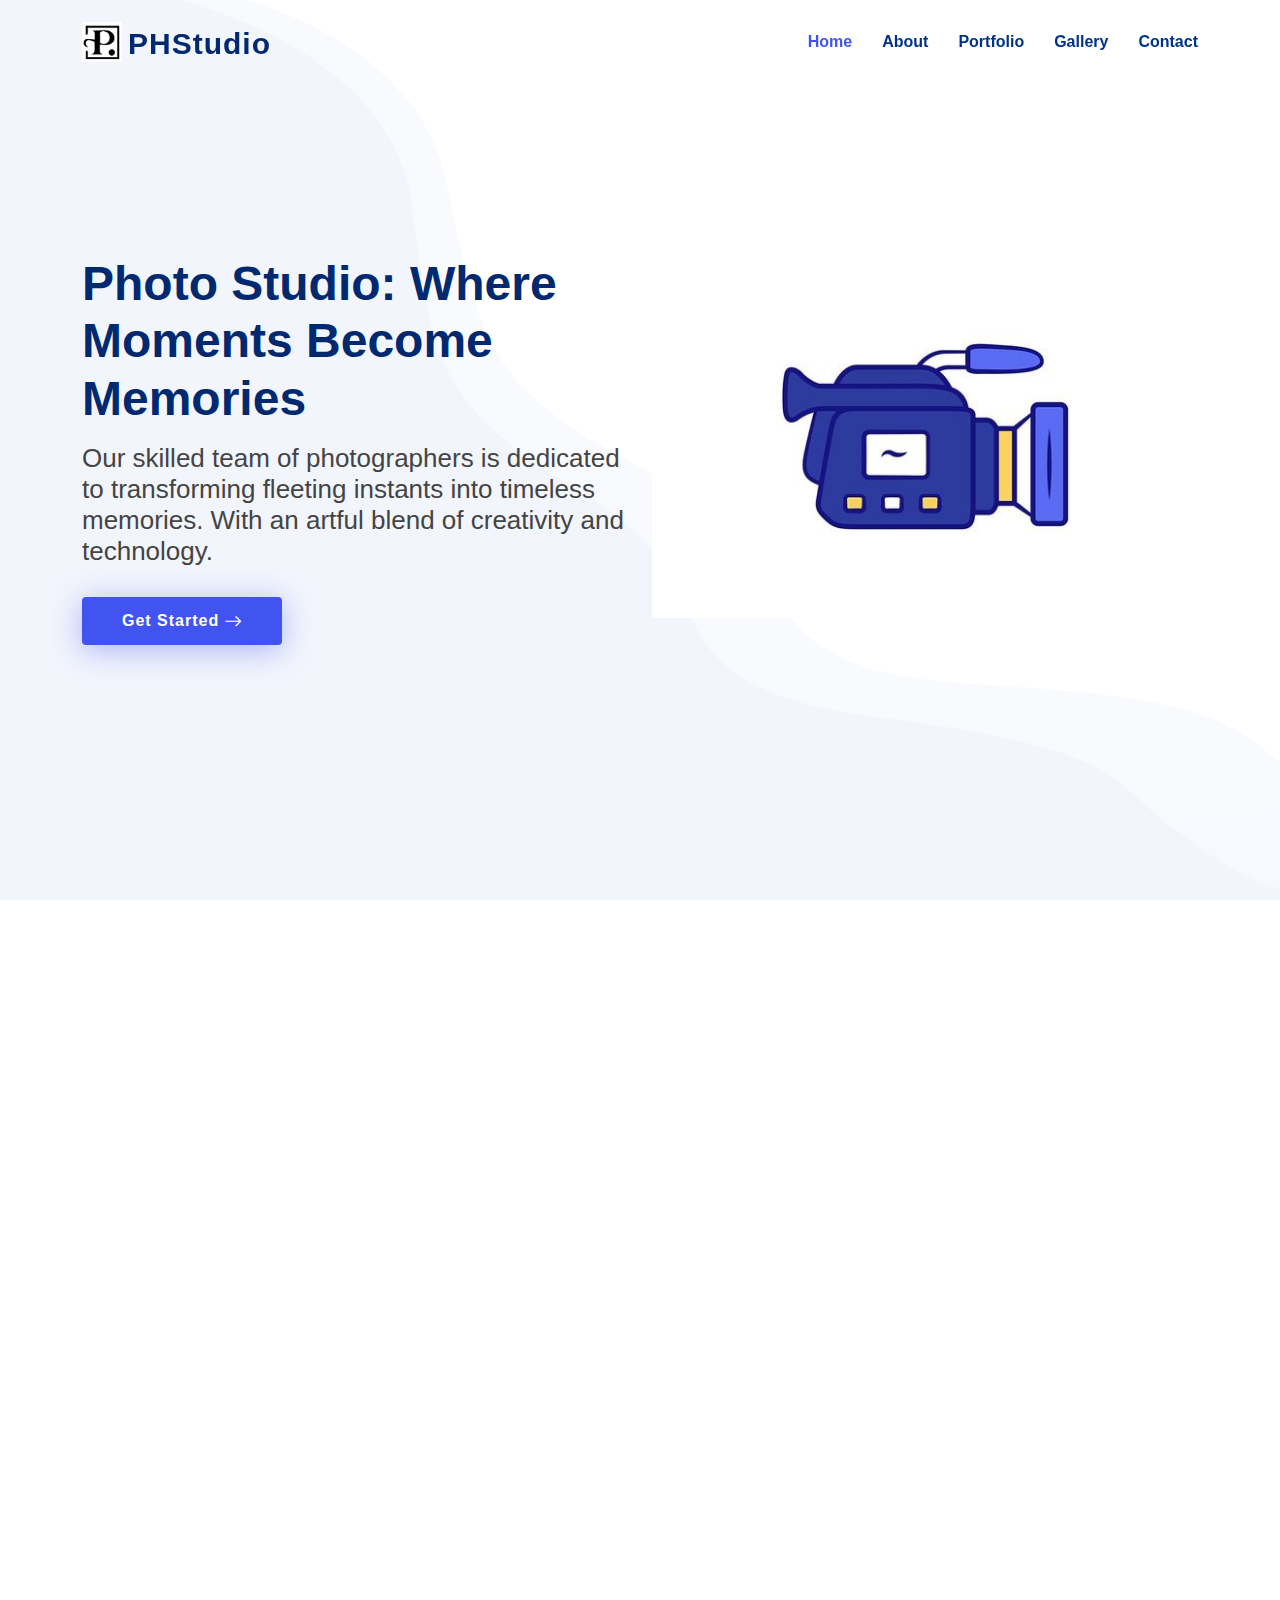
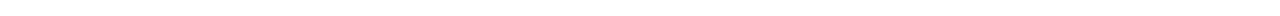
<file: index.html>
<!DOCTYPE html>
<html lang="en">

<head>
  <meta charset="utf-8">
  <meta content="width=device-width, initial-scale=1.0" name="viewport">

  <title>PHOTO STUDIO</title>
  <meta content="" name="description">
  <meta content="" name="keywords">

 
  <link href="" rel="icon">
  <link href="" rel="apple-touch-icon">

 
 

 
  <link href="assets/vendor/aos/aos.css" rel="stylesheet">
  <link href="assets/vendor/bootstrap/css/bootstrap.min.css" rel="stylesheet">
  <link href="assets/vendor/bootstrap-icons/bootstrap-icons.css" rel="stylesheet">
  <link href="assets/vendor/glightbox/css/glightbox.min.css" rel="stylesheet">
  <link href="assets/vendor/remixicon/remixicon.css" rel="stylesheet">
  <link href="assets/vendor/swiper/swiper-bundle.min.css" rel="stylesheet">

  
  <link href="assets/css/style.css" rel="stylesheet">


</head>

<body>

  <!-- ======= Header ======= -->
  <header id="header" class="header fixed-top">
    <div class="container-fluid container-xl d-flex align-items-center justify-content-between">

      <a href="index.html" class="logo d-flex align-items-center">
        <img src="assets/img/logo101.png" alt="">
        <span>PHStudio</span>
      </a>

      <nav id="navbar" class="navbar">
        <ul>
          <li><a class="nav-link scrollto active" href="index.html">Home</a></li>
          <li><a class="nav-link scrollto" href="about.html">About</a></li>
          <li><a class="nav-link scrollto" href="portfolio.html">Portfolio</a></li>
          <li><a class="nav-link scrollto" href="gallery.htmls">Gallery</a></li>    
          <li><a class="nav-link scrollto" href="contact.html">Contact</a></li>
     
        </ul>
        <i class="bi bi-list mobile-nav-toggle"></i>
      </nav>

    </div>
  </header><!-- End Header -->

  <!-- ======= Hero Section ======= -->
  <section id="hero" class="hero d-flex align-items-center">

    <div class="container">
      <div class="row">
        <div class="col-lg-6 d-flex flex-column justify-content-center">
          <h1 data-aos="fade-up">Photo Studio: Where Moments Become Memories</h1>
          <h2 data-aos="fade-up" data-aos-delay="400">Our skilled team of photographers is dedicated to transforming fleeting instants into timeless memories. With an artful blend of creativity and technology.</h2>
          <div data-aos="fade-up" data-aos-delay="600">
            <div class="text-center text-lg-start">
              <a href="#about" class="btn-get-started scrollto d-inline-flex align-items-center justify-content-center align-self-center">
                <span>Get Started</span>
                <i class="bi bi-arrow-right"></i>
              </a>
            </div>
          </div>
        </div>
        <div class="col-lg-6 hero-img" data-aos="zoom-out" data-aos-delay="200">
          <img src="assets/img/landingg.jpg" class="img-fluid" alt="">
        </div>
      </div>
    </div>

  </section>

  <main id="main">


    

    <!-- ======= Testimonials Section ======= -->
    <section id="testimonials" class="testimonials">

      <div class="container" data-aos="fade-up">

        <header class="section-header">
    
          <p>Our Team</p>
        </header>

        <div class="testimonials-slider swiper" data-aos="fade-up" data-aos-delay="200">
          <div class="swiper-wrapper">

            <div class="swiper-slide">
              <div class="testimonial-item">
                <div class="stars">
                  <i class="bi bi-star-fill"></i><i class="bi bi-star-fill"></i><i class="bi bi-star-fill"></i><i class="bi bi-star-fill"></i><i class="bi bi-star-fill"></i>
                </div>
               
                <div class="profile mt-auto">
                  <img src="assets/img/testimonials/denz.png" class="testimonial-img" alt="">
                  <h3>Denz Tumbaga</h3>
                  <h4>Editor</h4>
                </div>
              </div>
            </div>

            <div class="swiper-slide">
              <div class="testimonial-item">
                <div class="stars">
                  <i class="bi bi-star-fill"></i><i class="bi bi-star-fill"></i><i class="bi bi-star-fill"></i><i class="bi bi-star-fill"></i><i class="bi bi-star-fill"></i>
                </div>
               
                <div class="profile mt-auto">
                  <img src="assets/img/testimonials/jedyne.png" class="testimonial-img" alt="">
                  <h3>Jedyne Ziah B. Claveria</h3>
                  <h4>Programmer/Researcher</h4>
                </div>
              </div>
            </div>

            <div class="swiper-slide">
              <div class="testimonial-item">
                <div class="stars">
                  <i class="bi bi-star-fill"></i><i class="bi bi-star-fill"></i><i class="bi bi-star-fill"></i><i class="bi bi-star-fill"></i><i class="bi bi-star-fill"></i>
                </div>
               
                <div class="profile mt-auto">
                  <img src="assets/img/testimonials/louie.png" class="testimonial-img" alt="">
                  <h3>Marc Louie Pulicay</h3>
                  <h4>Programmer/Editor</h4>
                </div>
              </div>
            </div>

            <div class="swiper-slide">
              <div class="testimonial-item">
                <div class="stars">
                  <i class="bi bi-star-fill"></i><i class="bi bi-star-fill"></i><i class="bi bi-star-fill"></i><i class="bi bi-star-fill"></i><i class="bi bi-star-fill"></i>
                </div>
                
                <div class="profile mt-auto">
                  <img src="assets/img/testimonials/aiza.png" class="testimonial-img" alt="">
                  <h3>Aiza Basa</h3>
                  <h4>Researcher</h4>
                </div>
              </div>
            </div>

            <div class="swiper-slide">
              <div class="testimonial-item">
                <div class="stars">
                  <i class="bi bi-star-fill"></i><i class="bi bi-star-fill"></i><i class="bi bi-star-fill"></i><i class="bi bi-star-fill"></i><i class="bi bi-star-fill"></i>
                </div>
                
                <div class="profile mt-auto">
                  <img src="assets/img/testimonials/raz.png" class="testimonial-img" alt="">
                  <h3>Dan Razzle Hadji Acmad</h3>
                  <h4>Researcher</h4>
                </div>
              </div>
            </div>

          </div>
          <div class="swiper-pagination"></div>
        </div>

      </div>

    </section>


   

  </main><!-- End #main -->

  <!-- ======= Footer ======= -->
  <footer id="footer" class="footer">

      

        </div>
      </div>
    </div>

  

  <a href="#" class="back-to-top d-flex align-items-center justify-content-center"><i class="bi bi-arrow-up-short"></i></a>

 
  <script src="assets/vendor/purecounter/purecounter_vanilla.js"></script>
  <script src="assets/vendor/aos/aos.js"></script>
  <script src="assets/vendor/bootstrap/js/bootstrap.bundle.min.js"></script>
  <script src="assets/vendor/glightbox/js/glightbox.min.js"></script>
  <script src="assets/vendor/isotope-layout/isotope.pkgd.min.js"></script>
  <script src="assets/vendor/swiper/swiper-bundle.min.js"></script>
  <script src="assets/vendor/php-email-form/validate.js"></script>

 
  <script src="assets/js/main.js"></script>

</body>

</html>
</file>
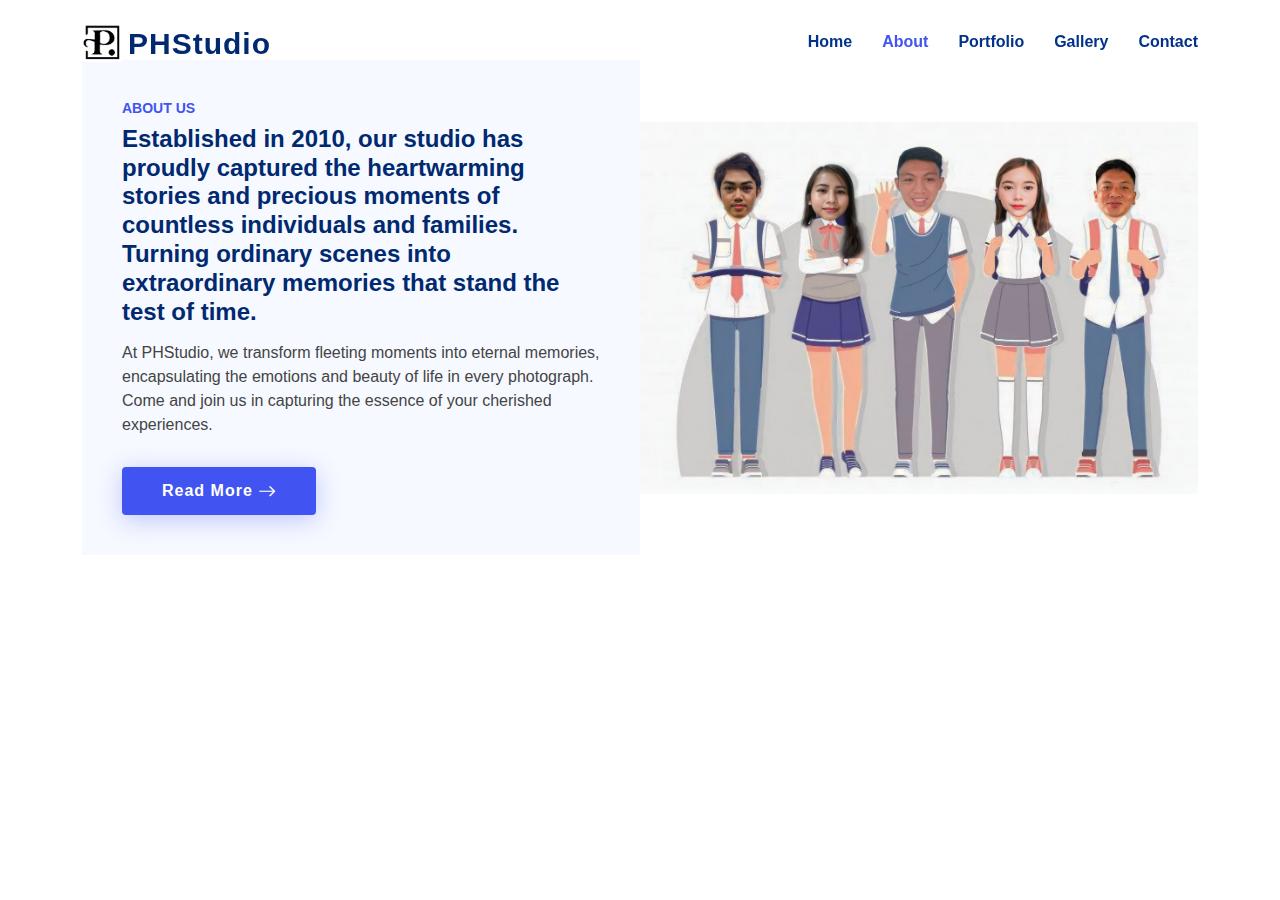
<file: about.html>
<!DOCTYPE html>
<html lang="en">

<head>
  <meta charset="utf-8">
  <meta content="width=device-width, initial-scale=1.0" name="viewport">

  <title>PHOTO STUDIO</title>
  <meta content="" name="description">
  <meta content="" name="keywords">

 
  <link href="" rel="icon">
  <link href="" rel="apple-touch-icon">

 
 

 
  <link href="assets/vendor/aos/aos.css" rel="stylesheet">
  <link href="assets/vendor/bootstrap/css/bootstrap.min.css" rel="stylesheet">
  <link href="assets/vendor/bootstrap-icons/bootstrap-icons.css" rel="stylesheet">
  <link href="assets/vendor/glightbox/css/glightbox.min.css" rel="stylesheet">
  <link href="assets/vendor/remixicon/remixicon.css" rel="stylesheet">
  <link href="assets/vendor/swiper/swiper-bundle.min.css" rel="stylesheet">

  
  <link href="assets/css/style.css" rel="stylesheet">


</head>

<body>

  <!-- ======= Header ======= -->
  <header id="header" class="header fixed-top">
    <div class="container-fluid container-xl d-flex align-items-center justify-content-between">

      <a href="index.html" class="logo d-flex align-items-center">
        <img src="assets/img/logo101.png" alt="">
        <span>PHStudio</span>
      </a>

      <nav id="navbar" class="navbar">
        <ul>
          <li><a class="nav-link scrollto " href="index.html">Home</a></li>
          <li><a class="nav-link scrollto active" href="about.html">About</a></li>
          <li><a class="nav-link scrollto" href="portfolio.html">Portfolio</a></li>
          <li><a class="nav-link scrollto" href="gallery.html">Gallery</a></li>    
          <li><a class="nav-link scrollto" href="contact.html">Contact</a></li>
     
        </ul>
        <i class="bi bi-list mobile-nav-toggle"></i>
      </nav>

    </div>
  </header><!-- End Header -->
  <main id="main">
    <!-- ======= About Section ======= -->
    <section id="about" class="about">

      <div class="container" data-aos="fade-up">
        <div class="row gx-0">

          <div class="col-lg-6 d-flex flex-column justify-content-center" data-aos="fade-up" data-aos-delay="200">
            <div class="content">
              <h3>About us</h3>
              <h2>Established in 2010, our studio has proudly captured the heartwarming stories and precious moments of countless individuals and families. Turning ordinary scenes into extraordinary memories that stand the test of time.</h2>
              <p>
                At PHStudio, we transform fleeting moments into eternal memories, encapsulating the emotions and beauty of life in every photograph. Come and join us in capturing the essence of your cherished experiences.
              </p>
              <div class="text-center text-lg-start">
                <a href="#" class="btn-read-more d-inline-flex align-items-center justify-content-center align-self-center">
                  <span>Read More</span>
                  <i class="bi bi-arrow-right"></i>
                </a>
              </div>
            </div>
          </div>

          <div class="col-lg-6 d-flex align-items-center" data-aos="zoom-out" data-aos-delay="200">
            <img src="assets/img/photo_6244540998940212471_y.jpg" class="img-fluid" alt="">
          </div>

        </div>
      </div>

    </section><!-- End About Section -->


   
  <!-- ======= Footer ======= -->
  <footer id="footer" class="footer">

      

        </div>
      </div>
    </div>

  

  <a href="#" class="back-to-top d-flex align-items-center justify-content-center"><i class="bi bi-arrow-up-short"></i></a>

 
  <script src="assets/vendor/purecounter/purecounter_vanilla.js"></script>
  <script src="assets/vendor/aos/aos.js"></script>
  <script src="assets/vendor/bootstrap/js/bootstrap.bundle.min.js"></script>
  <script src="assets/vendor/glightbox/js/glightbox.min.js"></script>
  <script src="assets/vendor/isotope-layout/isotope.pkgd.min.js"></script>
  <script src="assets/vendor/swiper/swiper-bundle.min.js"></script>
  <script src="assets/vendor/php-email-form/validate.js"></script>

 
  <script src="assets/js/main.js"></script>

</body>

</html>
</file>
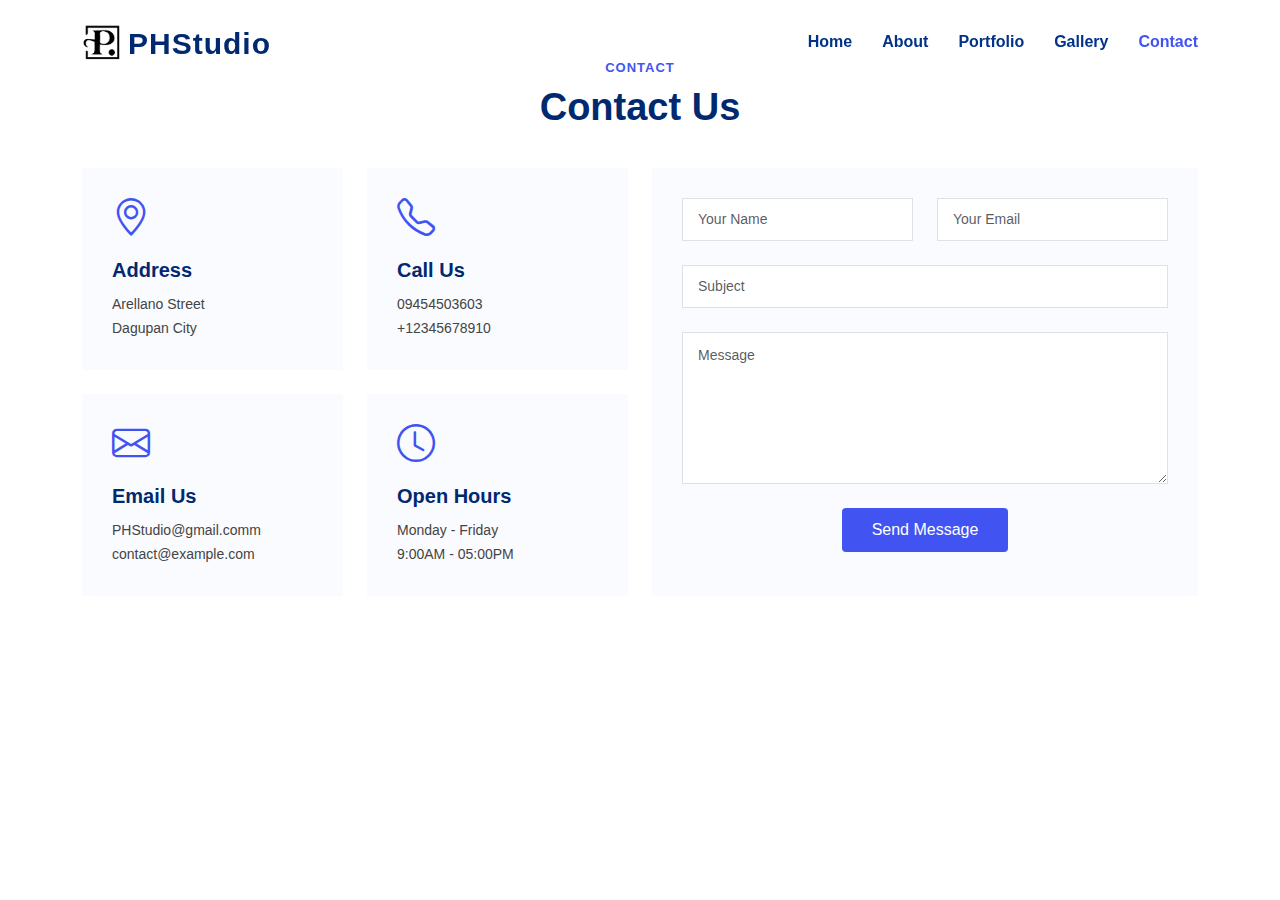
<file: contact.html>
<!DOCTYPE html>
<html lang="en">

<head>
  <meta charset="utf-8">
  <meta content="width=device-width, initial-scale=1.0" name="viewport">

  <title>PHOTO STUDIO</title>
  <meta content="" name="description">
  <meta content="" name="keywords">

 
  <link href="" rel="icon">
  <link href="" rel="apple-touch-icon">

 
 

 
  <link href="assets/vendor/aos/aos.css" rel="stylesheet">
  <link href="assets/vendor/bootstrap/css/bootstrap.min.css" rel="stylesheet">
  <link href="assets/vendor/bootstrap-icons/bootstrap-icons.css" rel="stylesheet">
  <link href="assets/vendor/glightbox/css/glightbox.min.css" rel="stylesheet">
  <link href="assets/vendor/remixicon/remixicon.css" rel="stylesheet">
  <link href="assets/vendor/swiper/swiper-bundle.min.css" rel="stylesheet">

  
  <link href="assets/css/style.css" rel="stylesheet">


</head>

<body>

  <!-- ======= Header ======= -->
  <header id="header" class="header fixed-top">
    <div class="container-fluid container-xl d-flex align-items-center justify-content-between">

      <a href="index.html" class="logo d-flex align-items-center">
        <img src="assets/img/logo101.png" alt="">
        <span>PHStudio</span>
      </a>

      <nav id="navbar" class="navbar">
        <ul>
          <li><a class="nav-link scrollto " href="index.html">Home</a></li>
          <li><a class="nav-link scrollto" href="about.html">About</a></li>
          <li><a class="nav-link scrollto" href="portfolio.html">Portfolio</a></li>
          <li><a class="nav-link scrollto" href="gallery.html">Gallery</a></li>    
          <li><a class="nav-link scrollto active" href="contact.html">Contact</a></li>
     
        </ul>
        <i class="bi bi-list mobile-nav-toggle"></i>
      </nav>

    </div>
  </header><!-- End Header -->


    <!-- ======= Contact Section ======= -->
    <section id="contact" class="contact">

      <div class="container" data-aos="fade-up">

        <header class="section-header">
          <h2>Contact</h2>
          <p>Contact Us</p>
        </header>

        <div class="row gy-4">

          <div class="col-lg-6">

            <div class="row gy-4">
              <div class="col-md-6">
                <div class="info-box">
                  <i class="bi bi-geo-alt"></i>
                  <h3>Address</h3>
                  <p>Arellano Street<br>Dagupan City</p>
                </div>
              </div>
              <div class="col-md-6">
                <div class="info-box">
                  <i class="bi bi-telephone"></i>
                  <h3>Call Us</h3>
                  <p>09454503603<br>+12345678910</p>
                </div>
              </div>
              <div class="col-md-6">
                <div class="info-box">
                  <i class="bi bi-envelope"></i>
                  <h3>Email Us</h3>
                  <p>PHStudio@gmail.comm<br>contact@example.com</p>
                </div>
              </div>
              <div class="col-md-6">
                <div class="info-box">
                  <i class="bi bi-clock"></i>
                  <h3>Open Hours</h3>
                  <p>Monday - Friday<br>9:00AM - 05:00PM</p>
                </div>
              </div>
            </div>

          </div>

          <div class="col-lg-6">
            <form action="forms/contact.php" method="post" class="php-email-form">
              <div class="row gy-4">

                <div class="col-md-6">
                  <input type="text" name="name" class="form-control" placeholder="Your Name" required>
                </div>

                <div class="col-md-6 ">
                  <input type="email" class="form-control" name="email" placeholder="Your Email" required>
                </div>

                <div class="col-md-12">
                  <input type="text" class="form-control" name="subject" placeholder="Subject" required>
                </div>

                <div class="col-md-12">
                  <textarea class="form-control" name="message" rows="6" placeholder="Message" required></textarea>
                </div>

                <div class="col-md-12 text-center">
                  <div class="loading">Loading</div>
                  <div class="error-message"></div>
                  <div class="sent-message">Your message has been sent. Thank you!</div>

                  <button type="submit">Send Message</button>
                </div>

              </div>
            </form>

          </div>

        </div>

      </div>

    </section><!-- End Contact Section -->

  </main><!-- End #main -->

  <!-- ======= Footer ======= -->
  <footer id="footer" class="footer">

      

        </div>
      </div>
    </div>

  

  <a href="#" class="back-to-top d-flex align-items-center justify-content-center"><i class="bi bi-arrow-up-short"></i></a>

 
  <script src="assets/vendor/purecounter/purecounter_vanilla.js"></script>
  <script src="assets/vendor/aos/aos.js"></script>
  <script src="assets/vendor/bootstrap/js/bootstrap.bundle.min.js"></script>
  <script src="assets/vendor/glightbox/js/glightbox.min.js"></script>
  <script src="assets/vendor/isotope-layout/isotope.pkgd.min.js"></script>
  <script src="assets/vendor/swiper/swiper-bundle.min.js"></script>
  <script src="assets/vendor/php-email-form/validate.js"></script>

 
  <script src="assets/js/main.js"></script>

</body>

</html>
</file>
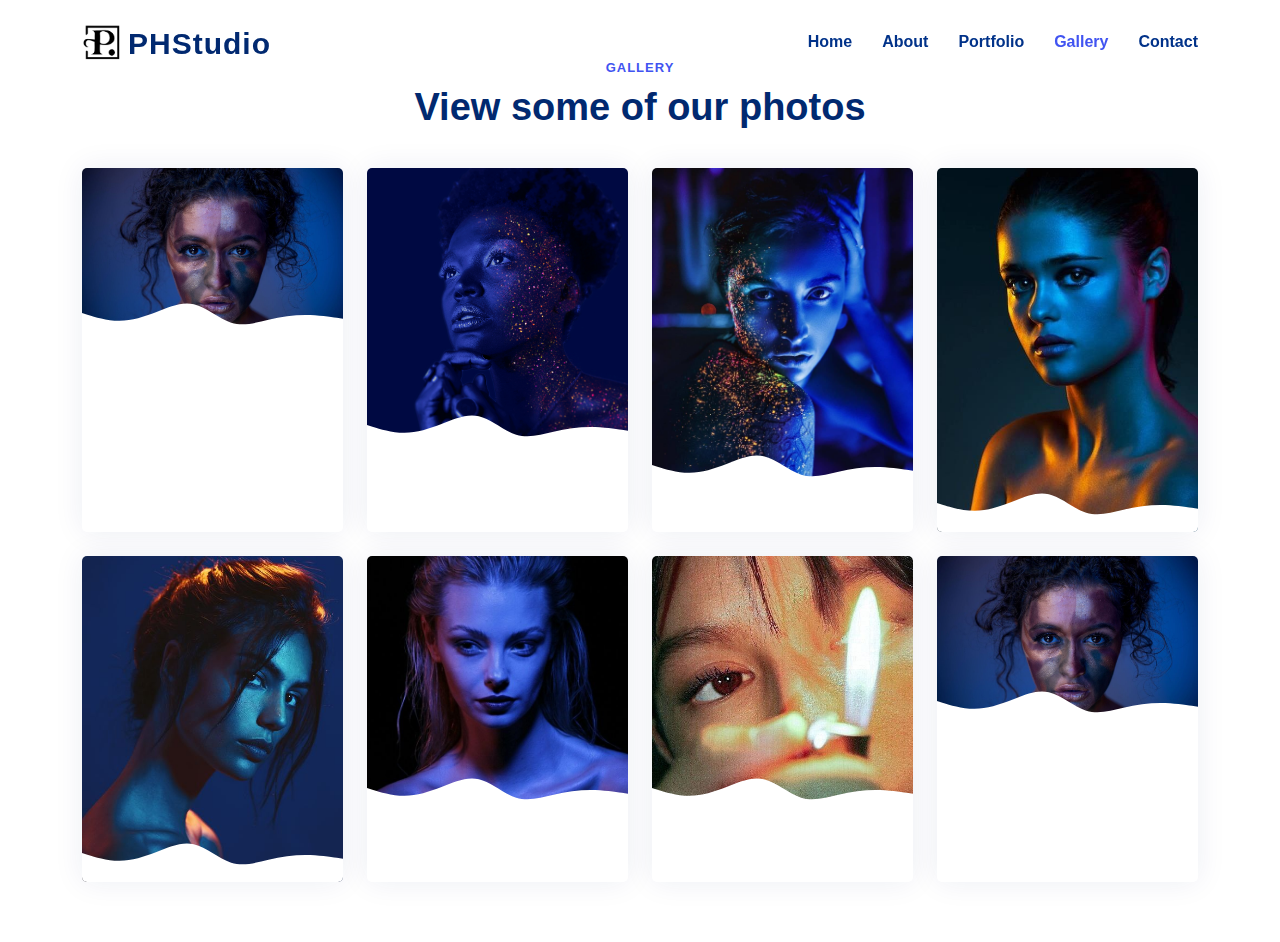
<file: gallery.html>
<!DOCTYPE html>
<html lang="en">

<head>
  <meta charset="utf-8">
  <meta content="width=device-width, initial-scale=1.0" name="viewport">

  <title>PHOTO STUDIO</title>
  <meta content="" name="description">
  <meta content="" name="keywords">

 
  <link href="" rel="icon">
  <link href="" rel="apple-touch-icon">

 
 

 
  <link href="assets/vendor/aos/aos.css" rel="stylesheet">
  <link href="assets/vendor/bootstrap/css/bootstrap.min.css" rel="stylesheet">
  <link href="assets/vendor/bootstrap-icons/bootstrap-icons.css" rel="stylesheet">
  <link href="assets/vendor/glightbox/css/glightbox.min.css" rel="stylesheet">
  <link href="assets/vendor/remixicon/remixicon.css" rel="stylesheet">
  <link href="assets/vendor/swiper/swiper-bundle.min.css" rel="stylesheet">

  
  <link href="assets/css/style.css" rel="stylesheet">


</head>

<body>

  <!-- ======= Header ======= -->
  <header id="header" class="header fixed-top">
    <div class="container-fluid container-xl d-flex align-items-center justify-content-between">

      <a href="index.html" class="logo d-flex align-items-center">
        <img src="assets/img/logo101.png" alt="">
        <span>PHStudio</span>
      </a>

      <nav id="navbar" class="navbar">
        <ul>
          <li><a class="nav-link scrollto " href="index.html">Home</a></li>
          <li><a class="nav-link scrollto" href="about.html">About</a></li>
          <li><a class="nav-link scrollto" href="portfolio.html">Portfolio</a></li>
          <li><a class="nav-link scrollto active" href="gallery.html">Gallery</a></li>    
          <li><a class="nav-link scrollto" href="contact.html">Contact</a></li>
     
        </ul>
        <i class="bi bi-list mobile-nav-toggle"></i>
      </nav>

    </div>
  </header><!-- End Header -->

 

    <!-- ======= Gallery Section ======= -->
    <section id="team" class="team">

      <div class="container" data-aos="fade-up">

        <header class="section-header">
          <h2> Gallery</h2>
          <p>View some of our photos</p>
        </header>

        <div class="row gy-4">

          <div class="col-lg-3 col-md-6 d-flex align-items-stretch" data-aos="fade-up" data-aos-delay="100">
            <div class="member">
              <div class="member-img">
                <img src="assets/img/gallery/photo.jpg" class="img-fluid" alt="">
              </div>
            </div>
          </div>
            

          <div class="col-lg-3 col-md-6 d-flex align-items-stretch" data-aos="fade-up" data-aos-delay="200">
            <div class="member">
              <div class="member-img">
                <img src="assets/img/gallery/photo2.jpg" class="img-fluid" alt="">
             
              </div>
            </div>
          </div>

          <div class="col-lg-3 col-md-6 d-flex align-items-stretch" data-aos="fade-up" data-aos-delay="300">
            <div class="member">
              <div class="member-img">
                <img src="assets/img/gallery/photo3.jpg" class="img-fluid" alt="">
                
              </div>
            </div>
          </div>

          <div class="col-lg-3 col-md-6 d-flex align-items-stretch" data-aos="fade-up" data-aos-delay="100">
            <div class="member">
              <div class="member-img">
                <img src="assets/img/gallery/photo4.jpg" class="img-fluid" alt="">
               
              </div>
            </div>
          </div>


          <div class="col-lg-3 col-md-6 d-flex align-items-stretch" data-aos="fade-up" data-aos-delay="400">
            <div class="member">
              <div class="member-img">
                <img src="assets/img/gallery/photo5.jpg" class="img-fluid" alt="">
               
              </div>
            </div>
          </div>

          <div class="col-lg-3 col-md-6 d-flex align-items-stretch" data-aos="fade-up" data-aos-delay="200">
            <div class="member">
              <div class="member-img">
                <img src="assets/img/gallery/photo6.jpg" class="img-fluid" alt="">
               
              </div>
            </div>
          </div>

          <div class="col-lg-3 col-md-6 d-flex align-items-stretch" data-aos="fade-up" data-aos-delay="300">
            <div class="member">
              <div class="member-img">
                <img src="assets/img/gallery/photo7.jpg" class="img-fluid" alt="">
               
              </div>
            </div>
          </div>

          <div class="col-lg-3 col-md-6 d-flex align-items-stretch" data-aos="fade-up" data-aos-delay="400">
            <div class="member">
              <div class="member-img">
                <img src="assets/img/gallery/photo.jpg" class="img-fluid" alt="">
               
              </div>
            </div>
          </div>

        </div>

      </div>

    </section><!-- End Gallery Section -->

    

  </main><!-- End #main -->

  <!-- ======= Footer ======= -->
  <footer id="footer" class="footer">

      

        </div>
      </div>
    </div>

  

  <a href="#" class="back-to-top d-flex align-items-center justify-content-center"><i class="bi bi-arrow-up-short"></i></a>

 
  <script src="assets/vendor/purecounter/purecounter_vanilla.js"></script>
  <script src="assets/vendor/aos/aos.js"></script>
  <script src="assets/vendor/bootstrap/js/bootstrap.bundle.min.js"></script>
  <script src="assets/vendor/glightbox/js/glightbox.min.js"></script>
  <script src="assets/vendor/isotope-layout/isotope.pkgd.min.js"></script>
  <script src="assets/vendor/swiper/swiper-bundle.min.js"></script>
  <script src="assets/vendor/php-email-form/validate.js"></script>

 
  <script src="assets/js/main.js"></script>

</body>

</html>
</file>
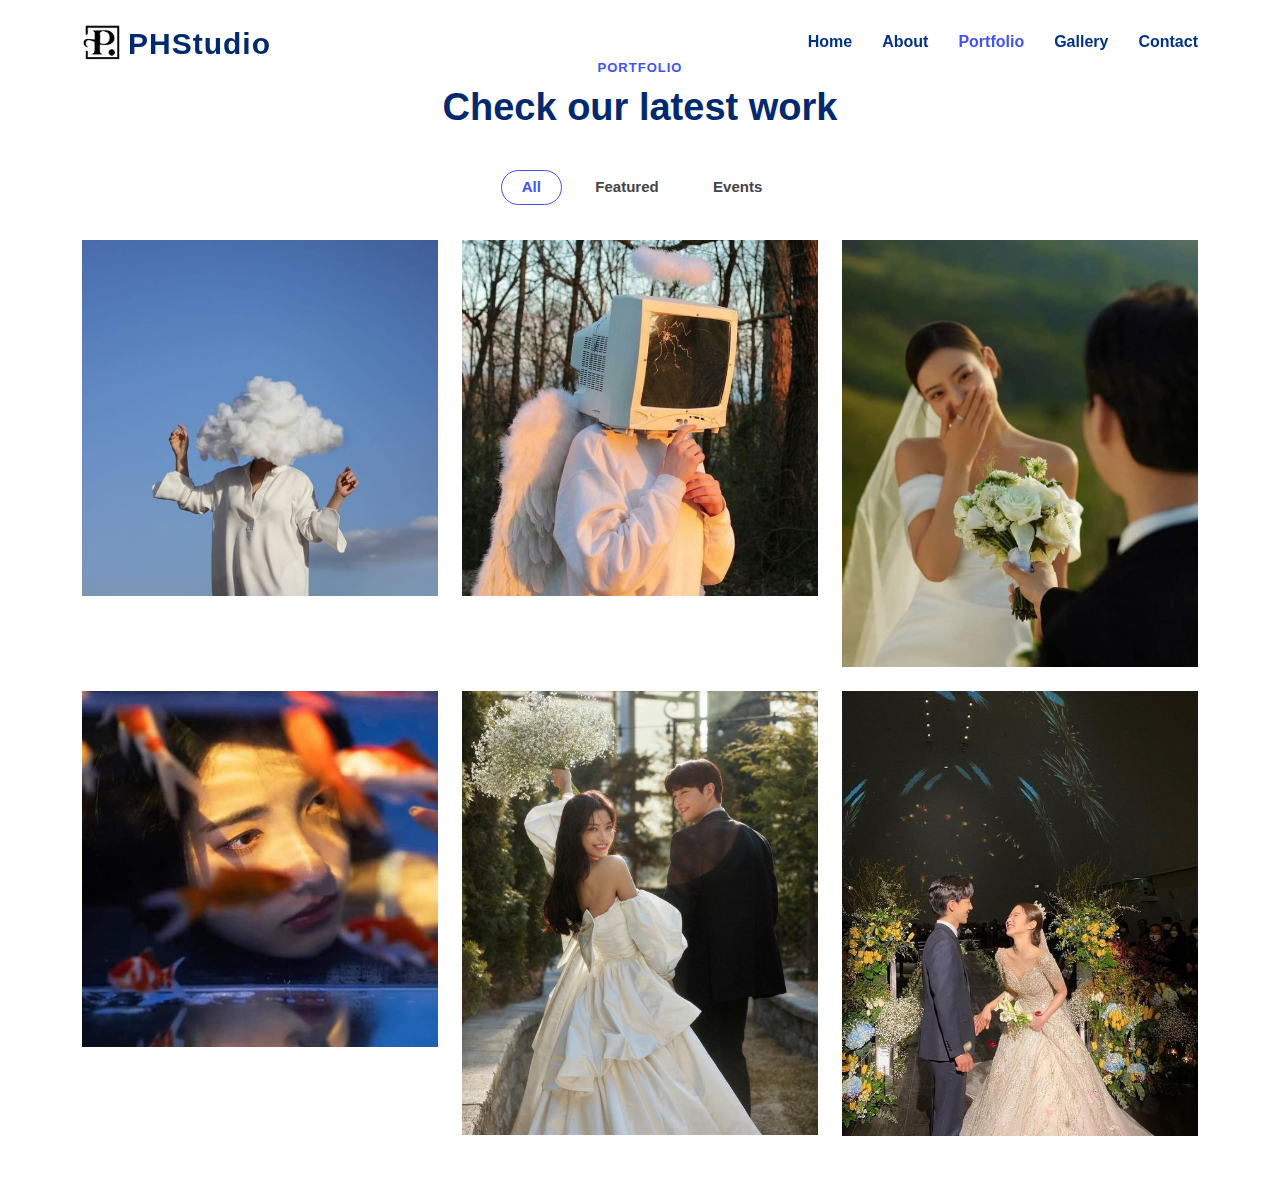
<file: portfolio.html>
<!DOCTYPE html>
<html lang="en">

<head>
  <meta charset="utf-8">
  <meta content="width=device-width, initial-scale=1.0" name="viewport">

  <title>PHOTO STUDIO</title>
  <meta content="" name="description">
  <meta content="" name="keywords">

 
  <link href="" rel="icon">
  <link href="" rel="apple-touch-icon">

 
 

 
  <link href="assets/vendor/aos/aos.css" rel="stylesheet">
  <link href="assets/vendor/bootstrap/css/bootstrap.min.css" rel="stylesheet">
  <link href="assets/vendor/bootstrap-icons/bootstrap-icons.css" rel="stylesheet">
  <link href="assets/vendor/glightbox/css/glightbox.min.css" rel="stylesheet">
  <link href="assets/vendor/remixicon/remixicon.css" rel="stylesheet">
  <link href="assets/vendor/swiper/swiper-bundle.min.css" rel="stylesheet">

  
  <link href="assets/css/style.css" rel="stylesheet">


</head>

<body>

  <!-- ======= Header ======= -->
  <header id="header" class="header fixed-top">
    <div class="container-fluid container-xl d-flex align-items-center justify-content-between">

      <a href="index.html" class="logo d-flex align-items-center">
        <img src="assets/img/logo101.png" alt="">
        <span>PHStudio</span>
      </a>

      <nav id="navbar" class="navbar">
        <ul>
          <li><a class="nav-link scrollto " href="index.html">Home</a></li>
          <li><a class="nav-link scrollto" href="about.html">About</a></li>
          <li><a class="nav-link scrollto active" href="portfolio.html">Portfolio</a></li>
          <li><a class="nav-link scrollto" href="gallery.html">Gallery</a></li>    
          <li><a class="nav-link scrollto" href="contact.html">Contact</a></li>
     
        </ul>
        <i class="bi bi-list mobile-nav-toggle"></i>
      </nav>

    </div>
  </header><!-- End Header -->


  <main id="main">


    <!-- ======= Portfolio Section ======= -->
    <section id="portfolio" class="portfolio">

      <div class="container" data-aos="fade-up">

        <header class="section-header">
          <h2>Portfolio</h2>
          <p>Check our latest work</p>
        </header>

        <div class="row" data-aos="fade-up" data-aos-delay="100">
          <div class="col-lg-12 d-flex justify-content-center">
            <ul id="portfolio-flters">
              <li data-filter="*" class="filter-active">All</li>
              <li data-filter=".filter-app">Featured</li>
              <li data-filter=".filter-card">Events</li>
             
            </ul>
          </div>
        </div>

        <div class="row gy-4 portfolio-container" data-aos="fade-up" data-aos-delay="200">

          <div class="col-lg-4 col-md-6 portfolio-item filter-app">
            <div class="portfolio-wrap">
              <img src="assets/img/portfolio/portfolio1.jpg" class="img-fluid" alt="">
              <div class="portfolio-info">
                <h4>Featured 1</h4>
                <p>Featured</p>
                <div class="portfolio-links">
                  <a href="assets/img/portfolio/portfolio1.jpg" data-gallery="portfolioGallery" class="portfokio-lightbox" title="App 1"><i class="bi bi-plus"></i></a>
            
                </div>
              </div>
            </div>
          </div>

          <div class="col-lg-4 col-md-6 portfolio-item filter-app">
            <div class="portfolio-wrap">
              <img src="assets/img/portfolio/portfolio2.jpg" class="img-fluid" alt="">
              <div class="portfolio-info">
                <h4>Featured 2</h4>
                <p>Featured</p>
                <div class="portfolio-links">
                  <a href="assets/img/portfolio/portfolio2.jpg" data-gallery="portfolioGallery" class="portfokio-lightbox" title="App 2"><i class="bi bi-plus"></i></a>
                
                </div>
              </div>
            </div>
          </div>

          <div class="col-lg-4 col-md-6 portfolio-item filter-card">
            <div class="portfolio-wrap">
              <img src="assets/img/portfolio/portfolio8.jpg" class="img-fluid" alt="">
              <div class="portfolio-info">
                <h4>Events 2</h4>
                <p>Events</p>
                <div class="portfolio-links">
                  <a href="assets/img/portfolio/portfolio8.jpg" data-gallery="portfolioGallery" class="portfokio-lightbox" title="Card 2"><i class="bi bi-plus"></i></a>
                  
                </div>
              </div>
            </div>
          </div>


          <div class="col-lg-4 col-md-6 portfolio-item filter-app">
            <div class="portfolio-wrap">
              <img src="assets/img/portfolio/portfolio3.jpg" class="img-fluid" alt="">
              <div class="portfolio-info">
                <h4>Featured 3</h4>
                <p>Featured</p>
                <div class="portfolio-links">
                  <a href="assets/img/portfolio/portfolio3.jpg" data-gallery="portfolioGallery" class="portfokio-lightbox" title="App 3"><i class="bi bi-plus"></i></a>
            
                </div>
              </div>
            </div>
          </div>

          <div class="col-lg-4 col-md-6 portfolio-item filter-card">
            <div class="portfolio-wrap">
              <img src="assets/img/portfolio/portfolio10.jpg" class="img-fluid" alt="">
              <div class="portfolio-info">
                <h4>Events 1</h4>
                <p>Events</p>
                <div class="portfolio-links">
                  <a href="assets/img/portfolio/portfolio10.jpg" data-gallery="portfolioGallery" class="portfokio-lightbox" title="Card 1"><i class="bi bi-plus"></i></a>
              
                </div>
              </div>
            </div>
          </div>

          <div class="col-lg-4 col-md-6 portfolio-item filter-card">
            <div class="portfolio-wrap">
              <img src="assets/img/portfolio/portfolio11.jpg" class="img-fluid" alt="">
              <div class="portfolio-info">
                <h4>Events 3</h4>
                <p>Events</p>
                <div class="portfolio-links">
                  <a href="assets/img/portfolio/portfolio11.jpg" data-gallery="portfolioGallery" class="portfokio-lightbox" title="Card 3"><i class="bi bi-plus"></i></a>
                  
                </div>
              </div>
            </div>
          </div>

        </div>

      </div>

    </section><!-- End Portfolio Section -->

    

  </main><!-- End #main -->

  <!-- ======= Footer ======= -->
  <footer id="footer" class="footer">

      

        </div>
      </div>
    </div>

  

  <a href="#" class="back-to-top d-flex align-items-center justify-content-center"><i class="bi bi-arrow-up-short"></i></a>

 
  <script src="assets/vendor/purecounter/purecounter_vanilla.js"></script>
  <script src="assets/vendor/aos/aos.js"></script>
  <script src="assets/vendor/bootstrap/js/bootstrap.bundle.min.js"></script>
  <script src="assets/vendor/glightbox/js/glightbox.min.js"></script>
  <script src="assets/vendor/isotope-layout/isotope.pkgd.min.js"></script>
  <script src="assets/vendor/swiper/swiper-bundle.min.js"></script>
  <script src="assets/vendor/php-email-form/validate.js"></script>

 
  <script src="assets/js/main.js"></script>

</body>

</html>
</file>
<file: assets/css/style.css>
/**
* Template Name: FlexStart
* Updated: Jul 27 2023 with Bootstrap v5.3.1
* Template URL: https://bootstrapmade.com/flexstart-bootstrap-startup-template/
* Author: BootstrapMade.com
* License: https://bootstrapmade.com/license/
*/

/*--------------------------------------------------------------
# General
--------------------------------------------------------------*/
:root {
  scroll-behavior: smooth;
}

body {
  font-family: "Open Sans", sans-serif;
  color: #444444;
}

a {
  color: #4154f1;
  text-decoration: none;
}

a:hover {
  color: #717ff5;
  text-decoration: none;
}

h1,
h2,
h3,
h4,
h5,
h6 {
  font-family: "Nunito", sans-serif;
}

/*--------------------------------------------------------------
# Sections
--------------------------------------------------------------*/
section {
  padding: 60px 0;
  overflow: hidden;
}

.section-header {
  text-align: center;
  padding-bottom: 40px;
}

.section-header h2 {
  font-size: 13px;
  letter-spacing: 1px;
  font-weight: 700;
  margin: 0;
  color: #4154f1;
  text-transform: uppercase;
}

.section-header p {
  margin: 10px 0 0 0;
  padding: 0;
  font-size: 38px;
  line-height: 42px;
  font-weight: 700;
  color: #012970;
}

@media (max-width: 768px) {
  .section-header p {
    font-size: 28px;
    line-height: 32px;
  }
}

/*--------------------------------------------------------------
# Breadcrumbs
--------------------------------------------------------------*/
.breadcrumbs {
  padding: 15px 0;
  background: #012970;
  min-height: 40px;
  margin-top: 82px;
  color: #fff;
}

@media (max-width: 992px) {
  .breadcrumbs {
    margin-top: 57px;
  }
}

.breadcrumbs h2 {
  font-size: 28px;
  font-weight: 500;
}

.breadcrumbs ol {
  display: flex;
  flex-wrap: wrap;
  list-style: none;
  padding: 0 0 10px 0;
  margin: 0;
  font-size: 14px;
}

.breadcrumbs ol a {
  color: #fff;
  transition: 0.3s;
}

.breadcrumbs ol a:hover {
  text-decoration: underline;
}

.breadcrumbs ol li+li {
  padding-left: 10px;
}

.breadcrumbs ol li+li::before {
  display: inline-block;
  padding-right: 10px;
  color: #8894f6;
  content: "/";
}

/*--------------------------------------------------------------
# Back to top button
--------------------------------------------------------------*/
.back-to-top {
  position: fixed;
  visibility: hidden;
  opacity: 0;
  right: 15px;
  bottom: 15px;
  z-index: 99999;
  background: #4154f1;
  width: 40px;
  height: 40px;
  border-radius: 4px;
  transition: all 0.4s;
}

.back-to-top i {
  font-size: 24px;
  color: #fff;
  line-height: 0;
}

.back-to-top:hover {
  background: #6776f4;
  color: #fff;
}

.back-to-top.active {
  visibility: visible;
  opacity: 1;
}

/*--------------------------------------------------------------
# Disable aos animation delay on mobile devices
--------------------------------------------------------------*/
@media screen and (max-width: 768px) {
  [data-aos-delay] {
    transition-delay: 0 !important;
  }
}

/*--------------------------------------------------------------
# Header
--------------------------------------------------------------*/
.header {
  transition: all 0.5s;
  z-index: 997;
  padding: 20px 0;
}

.header.header-scrolled {
  background: #fff;
  padding: 15px 0;
  box-shadow: 0px 2px 20px rgba(1, 41, 112, 0.1);
}

.header .logo {
  line-height: 0;
}

.header .logo img {
  max-height: 40px;
  margin-right: 6px;
}

.header .logo span {
  font-size: 30px;
  font-weight: 700;
  letter-spacing: 1px;
  color: #012970;
  font-family: "Nunito", sans-serif;
  margin-top: 3px;
}

/*--------------------------------------------------------------
# Navigation Menu
--------------------------------------------------------------*/
/**
* Desktop Navigation 
*/
.navbar {
  padding: 0;
}

.navbar ul {
  margin: 0;
  padding: 0;
  display: flex;
  list-style: none;
  align-items: center;
}

.navbar li {
  position: relative;
}

.navbar a,
.navbar a:focus {
  display: flex;
  align-items: center;
  justify-content: space-between;
  padding: 10px 0 10px 30px;
  font-family: "Nunito", sans-serif;
  font-size: 16px;
  font-weight: 700;
  color: #013289;
  white-space: nowrap;
  transition: 0.3s;
}

.navbar a i,
.navbar a:focus i {
  font-size: 12px;
  line-height: 0;
  margin-left: 5px;
}

.navbar a:hover,
.navbar .active,
.navbar .active:focus,
.navbar li:hover>a {
  color: #4154f1;
}

.navbar .getstarted,
.navbar .getstarted:focus {
  background: #4154f1;
  padding: 8px 20px;
  margin-left: 30px;
  border-radius: 4px;
  color: #fff;
}

.navbar .getstarted:hover,
.navbar .getstarted:focus:hover {
  color: #fff;
  background: #5969f3;
}

.navbar .dropdown ul {
  display: block;
  position: absolute;
  left: 14px;
  top: calc(100% + 30px);
  margin: 0;
  padding: 10px 0;
  z-index: 99;
  opacity: 0;
  visibility: hidden;
  background: #fff;
  box-shadow: 0px 0px 30px rgba(127, 137, 161, 0.25);
  transition: 0.3s;
  border-radius: 4px;
}

.navbar .dropdown ul li {
  min-width: 200px;
}

.navbar .dropdown ul a {
  padding: 10px 20px;
  font-size: 15px;
  text-transform: none;
  font-weight: 600;
}

.navbar .dropdown ul a i {
  font-size: 12px;
}

.navbar .dropdown ul a:hover,
.navbar .dropdown ul .active:hover,
.navbar .dropdown ul li:hover>a {
  color: #4154f1;
}

.navbar .dropdown:hover>ul {
  opacity: 1;
  top: 100%;
  visibility: visible;
}

.navbar .megamenu {
  position: static;
}

.navbar .megamenu ul {
  margin-top: 5px;
  right: 0;
  padding: 10px;
  display: flex;
}

.navbar .megamenu ul li {
  flex: 1;
}

.navbar .megamenu ul li a,
.navbar .megamenu ul li:hover>a {
  color: #013289;
}

.navbar .megamenu ul li a:hover,
.navbar .megamenu ul li .active,
.navbar .megamenu ul li .active:hover {
  color: #4154f1;
}

.navbar .dropdown .dropdown ul {
  top: 0;
  left: calc(100% - 30px);
  visibility: hidden;
}

.navbar .dropdown .dropdown:hover>ul {
  opacity: 1;
  top: 0;
  left: 100%;
  visibility: visible;
}

@media (max-width: 1366px) {
  .navbar .dropdown .dropdown ul {
    left: -90%;
  }

  .navbar .dropdown .dropdown:hover>ul {
    left: -100%;
  }
}

/**
* Mobile Navigation 
*/
.mobile-nav-toggle {
  color: #012970;
  font-size: 28px;
  cursor: pointer;
  display: none;
  line-height: 0;
  transition: 0.5s;
}

.mobile-nav-toggle.bi-x {
  color: #fff;
}

@media (max-width: 1200px) {
  .mobile-nav-toggle {
    display: block;
  }

  .navbar ul {
    display: none;
  }
}

.navbar-mobile {
  position: fixed;
  overflow: hidden;
  top: 0;
  right: 0;
  left: 0;
  bottom: 0;
  background: rgba(1, 22, 61, 0.9);
  transition: 0.3s;
}

.navbar-mobile .mobile-nav-toggle {
  position: absolute;
  top: 15px;
  right: 15px;
}

.navbar-mobile ul {
  display: block;
  position: absolute;
  top: 55px;
  right: 15px;
  bottom: 15px;
  left: 15px;
  padding: 10px 0;
  border-radius: 10px;
  background-color: #fff;
  overflow-y: auto;
  transition: 0.3s;
}

.navbar-mobile a,
.navbar-mobile a:focus {
  padding: 10px 20px;
  font-size: 15px;
  color: #012970;
}

.navbar-mobile a:hover,
.navbar-mobile .active,
.navbar-mobile li:hover>a {
  color: #4154f1;
}

.navbar-mobile .getstarted,
.navbar-mobile .getstarted:focus {
  margin: 15px;
}

.navbar-mobile .dropdown ul {
  position: static;
  display: none;
  margin: 10px 20px;
  padding: 10px 0;
  z-index: 99;
  opacity: 1;
  visibility: visible;
  background: #fff;
  box-shadow: 0px 0px 30px rgba(127, 137, 161, 0.25);
}

.navbar-mobile .dropdown ul li {
  min-width: 200px;
}

.navbar-mobile .dropdown ul a {
  padding: 10px 20px;
}

.navbar-mobile .dropdown ul a i {
  font-size: 12px;
}

.navbar-mobile .dropdown ul a:hover,
.navbar-mobile .dropdown ul .active:hover,
.navbar-mobile .dropdown ul li:hover>a {
  color: #4154f1;
}

.navbar-mobile .dropdown>.dropdown-active {
  display: block;
}

/*--------------------------------------------------------------
# Hero Section
--------------------------------------------------------------*/
.hero {
  width: 100%;
  height: 100vh;
  background: url(../img/hero-bg.png) top center no-repeat;
  background-size: cover;
}

.hero h1 {
  margin: 0;
  font-size: 48px;
  font-weight: 700;
  color: #012970;
}

.hero h2 {
  color: #444444;
  margin: 15px 0 0 0;
  font-size: 26px;
}

.hero .btn-get-started {
  margin-top: 30px;
  line-height: 0;
  padding: 15px 40px;
  border-radius: 4px;
  transition: 0.5s;
  color: #fff;
  background: #4154f1;
  box-shadow: 0px 5px 30px rgba(65, 84, 241, 0.4);
}

.hero .btn-get-started span {
  font-family: "Nunito", sans-serif;
  font-weight: 600;
  font-size: 16px;
  letter-spacing: 1px;
}

.hero .btn-get-started i {
  margin-left: 5px;
  font-size: 18px;
  transition: 0.3s;
}

.hero .btn-get-started:hover i {
  transform: translateX(5px);
}

.hero .hero-img {
  text-align: right;
}

@media (min-width: 1024px) {
  .hero {
    background-attachment: fixed;
  }
}

@media (max-width: 991px) {
  .hero {
    height: auto;
    padding: 120px 0 60px 0;
  }

  .hero .hero-img {
    text-align: center;
    margin-top: 80px;
  }

  .hero .hero-img img {
    width: 80%;
  }
}

@media (max-width: 768px) {
  .hero {
    text-align: center;
  }

  .hero h1 {
    font-size: 32px;
  }

  .hero h2 {
    font-size: 24px;
  }

  .hero .hero-img img {
    width: 100%;
  }
}

/*--------------------------------------------------------------
# Index Page
--------------------------------------------------------------*/
/*--------------------------------------------------------------
# About
--------------------------------------------------------------*/
.about .content {
  background-color: #f6f9ff;
  padding: 40px;
}

.about h3 {
  font-size: 14px;
  font-weight: 700;
  color: #4154f1;
  text-transform: uppercase;
}

.about h2 {
  font-size: 24px;
  font-weight: 700;
  color: #012970;
}

.about p {
  margin: 15px 0 30px 0;
  line-height: 24px;
}

.about .btn-read-more {
  line-height: 0;
  padding: 15px 40px;
  border-radius: 4px;
  transition: 0.5s;
  color: #fff;
  background: #4154f1;
  box-shadow: 0px 5px 25px rgba(65, 84, 241, 0.3);
}

.about .btn-read-more span {
  font-family: "Nunito", sans-serif;
  font-weight: 600;
  font-size: 16px;
  letter-spacing: 1px;
}

.about .btn-read-more i {
  margin-left: 5px;
  font-size: 18px;
  transition: 0.3s;
}

.about .btn-read-more:hover i {
  transform: translateX(5px);
}

/*--------------------------------------------------------------
# Values
--------------------------------------------------------------*/
.values .box {
  padding: 30px;
  box-shadow: 0px 0 5px rgba(1, 41, 112, 0.08);
  text-align: center;
  transition: 0.3s;
  height: 100%;
}

.values .box img {
  padding: 30px 50px;
  transition: 0.5s;
  transform: scale(1.1);
}

.values .box h3 {
  font-size: 24px;
  color: #012970;
  font-weight: 700;
  margin-bottom: 18px;
}

.values .box:hover {
  box-shadow: 0px 0 30px rgba(1, 41, 112, 0.08);
}

.values .box:hover img {
  transform: scale(1);
}

/*--------------------------------------------------------------
# Counts
--------------------------------------------------------------*/
.counts {
  padding: 70px 0 60px;
}

.counts .count-box {
  display: flex;
  align-items: center;
  padding: 30px;
  width: 100%;
  background: #fff;
  box-shadow: 0px 0 30px rgba(1, 41, 112, 0.08);
}

.counts .count-box i {
  font-size: 42px;
  line-height: 0;
  margin-right: 20px;
  color: #4154f1;
}

.counts .count-box span {
  font-size: 36px;
  display: block;
  font-weight: 600;
  color: #0b198f;
}

.counts .count-box p {
  padding: 0;
  margin: 0;
  font-family: "Nunito", sans-serif;
  font-size: 14px;
}

/*--------------------------------------------------------------
# Features
--------------------------------------------------------------*/
.features .feature-box {
  padding: 24px 20px;
  box-shadow: 0px 0 30px rgba(1, 41, 112, 0.08);
  transition: 0.3s;
  height: 100%;
}

.features .feature-box h3 {
  font-size: 18px;
  color: #012970;
  font-weight: 700;
  margin: 0;
}

.features .feature-box i {
  line-height: 0;
  background: #ecf3ff;
  padding: 4px;
  margin-right: 10px;
  font-size: 24px;
  border-radius: 3px;
  transition: 0.3s;
}

.features .feature-box:hover i {
  background: #4154f1;
  color: #fff;
}

.features .feture-tabs {
  margin-top: 120px;
}

.features .feture-tabs h3 {
  color: #012970;
  font-weight: 700;
  font-size: 32px;
  margin-bottom: 10px;
}

@media (max-width: 768px) {
  .features .feture-tabs h3 {
    font-size: 28px;
  }
}

.features .feture-tabs .nav-pills {
  border-bottom: 1px solid #eee;
}

.features .feture-tabs .nav-link {
  background: none;
  text-transform: uppercase;
  font-size: 15px;
  font-weight: 600;
  color: #012970;
  padding: 12px 0;
  margin-right: 25px;
  margin-bottom: -2px;
  border-radius: 0;
}

.features .feture-tabs .nav-link.active {
  color: #4154f1;
  border-bottom: 3px solid #4154f1;
}

.features .feture-tabs .tab-content h4 {
  font-size: 18px;
  margin: 0;
  font-weight: 700;
  color: #012970;
}

.features .feture-tabs .tab-content i {
  font-size: 24px;
  line-height: 0;
  margin-right: 8px;
  color: #4154f1;
}

.features .feature-icons {
  margin-top: 120px;
}

.features .feature-icons h3 {
  color: #012970;
  font-weight: 700;
  font-size: 32px;
  margin-bottom: 20px;
  text-align: center;
}

@media (max-width: 768px) {
  .features .feature-icons h3 {
    font-size: 28px;
  }
}

.features .feature-icons .content .icon-box {
  display: flex;
}

.features .feature-icons .content .icon-box h4 {
  font-size: 20px;
  font-weight: 700;
  margin: 0 0 10px 0;
  color: #012970;
}

.features .feature-icons .content .icon-box i {
  font-size: 44px;
  line-height: 44px;
  color: #0245bc;
  margin-right: 15px;
}

.features .feature-icons .content .icon-box p {
  font-size: 15px;
  color: #848484;
}

/*--------------------------------------------------------------
# Services
--------------------------------------------------------------*/
.services .service-box {
  box-shadow: 0px 0 30px rgba(1, 41, 112, 0.08);
  height: 100%;
  padding: 60px 30px;
  text-align: center;
  transition: 0.3s;
  border-radius: 5px;
}

.services .service-box .icon {
  font-size: 36px;
  padding: 40px 20px;
  border-radius: 4px;
  position: relative;
  margin-bottom: 25px;
  display: inline-block;
  line-height: 0;
  transition: 0.3s;
}

.services .service-box h3 {
  color: #444444;
  font-weight: 700;
}

.services .service-box .read-more {
  display: inline-flex;
  align-items: center;
  justify-content: center;
  font-weight: 600;
  font-size: 16px;
  padding: 8px 20px;
}

.services .service-box .read-more i {
  line-height: 0;
  margin-left: 5px;
  font-size: 18px;
}

.services .service-box.blue {
  border-bottom: 3px solid #2db6fa;
}

.services .service-box.blue .icon {
  color: #2db6fa;
  background: #dbf3fe;
}

.services .service-box.blue .read-more {
  color: #2db6fa;
}

.services .service-box.blue:hover {
  background: #2db6fa;
}

.services .service-box.orange {
  border-bottom: 3px solid #f68c09;
}

.services .service-box.orange .icon {
  color: #f68c09;
  background: #fde3c4;
}

.services .service-box.orange .read-more {
  color: #f68c09;
}

.services .service-box.orange:hover {
  background: #f68c09;
}

.services .service-box.green {
  border-bottom: 3px solid #08da4e;
}

.services .service-box.green .icon {
  color: #08da4e;
  background: #cffddf;
}

.services .service-box.green .read-more {
  color: #08da4e;
}

.services .service-box.green:hover {
  background: #08da4e;
}

.services .service-box.red {
  border-bottom: 3px solid #e9222c;
}

.services .service-box.red .icon {
  color: #e9222c;
  background: #fef7f8;
}

.services .service-box.red .read-more {
  color: #e9222c;
}

.services .service-box.red:hover {
  background: #e9222c;
}

.services .service-box.purple {
  border-bottom: 3px solid #b50edf;
}

.services .service-box.purple .icon {
  color: #b50edf;
  background: #f8e4fd;
}

.services .service-box.purple .read-more {
  color: #b50edf;
}

.services .service-box.purple:hover {
  background: #b50edf;
}

.services .service-box.pink {
  border-bottom: 3px solid #f51f9c;
}

.services .service-box.pink .icon {
  color: #f51f9c;
  background: #feecf7;
}

.services .service-box.pink .read-more {
  color: #f51f9c;
}

.services .service-box.pink:hover {
  background: #f51f9c;
}

.services .service-box:hover h3,
.services .service-box:hover p,
.services .service-box:hover .read-more {
  color: #fff;
}

.services .service-box:hover .icon {
  background: #fff;
}

/*--------------------------------------------------------------
# Pricing
--------------------------------------------------------------*/
.pricing .box {
  padding: 40px 20px;
  background: #fff;
  text-align: center;
  box-shadow: 0px 0 30px rgba(1, 41, 112, 0.08);
  border-radius: 4px;
  position: relative;
  overflow: hidden;
  transition: 0.3s;
}

.pricing .box:hover {
  transform: scale(1.1);
  box-shadow: 0px 0 30px rgba(1, 41, 112, 0.1);
}

.pricing h3 {
  font-weight: 700;
  font-size: 18px;
  margin-bottom: 15px;
}

.pricing .price {
  font-size: 36px;
  color: #444444;
  font-weight: 600;
  font-family: "Poppins", sans-serif;
}

.pricing .price sup {
  font-size: 20px;
  top: -15px;
  left: -3px;
}

.pricing .price span {
  color: #bababa;
  font-size: 16px;
  font-weight: 300;
}

.pricing img {
  padding: 30px 40px;
}

.pricing ul {
  padding: 0;
  list-style: none;
  color: #444444;
  text-align: center;
  line-height: 26px;
  font-size: 16px;
  margin-bottom: 25px;
}

.pricing ul li {
  padding-bottom: 10px;
}

.pricing ul .na {
  color: #ccc;
  text-decoration: line-through;
}

.pricing .btn-buy {
  display: inline-block;
  padding: 8px 40px 10px 40px;
  border-radius: 50px;
  color: #4154f1;
  transition: none;
  font-size: 16px;
  font-weight: 400;
  font-family: "Nunito", sans-serif;
  font-weight: 600;
  transition: 0.3s;
  border: 1px solid #4154f1;
}

.pricing .btn-buy:hover {
  background: #4154f1;
  color: #fff;
}

.pricing .featured {
  width: 200px;
  position: absolute;
  top: 18px;
  right: -68px;
  transform: rotate(45deg);
  z-index: 1;
  font-size: 14px;
  padding: 1px 0 3px 0;
  background: #4154f1;
  color: #fff;
}

/*--------------------------------------------------------------
# F.A.Q
--------------------------------------------------------------*/
.faq .accordion-collapse {
  border: 0;
}

.faq .accordion-button {
  padding: 15px 15px 20px 0;
  font-weight: 600;
  border: 0;
  font-size: 18px;
  color: #444444;
  text-align: left;
}

.faq .accordion-button:focus {
  box-shadow: none;
}

.faq .accordion-button:not(.collapsed) {
  background: none;
  color: #4154f1;
  border-bottom: 0;
}

.faq .accordion-body {
  padding: 0 0 25px 0;
  border: 0;
}

/*--------------------------------------------------------------
# Portfolio
--------------------------------------------------------------*/
.portfolio #portfolio-flters {
  padding: 0;
  margin: 0 auto 25px auto;
  list-style: none;
  text-align: center;
  background: white;
  border-radius: 50px;
  padding: 2px 15px;
}

.portfolio #portfolio-flters li {
  cursor: pointer;
  display: inline-block;
  padding: 8px 20px 10px 20px;
  font-size: 15px;
  font-weight: 600;
  line-height: 1;
  color: #444444;
  margin: 0 4px 8px 4px;
  transition: 0.3s;
  border-radius: 50px;
  border: 1px solid #fff;
}

.portfolio #portfolio-flters li:hover,
.portfolio #portfolio-flters li.filter-active {
  color: #4154f1;
  border-color: #4154f1;
}

.portfolio #portfolio-flters li:last-child {
  margin-right: 0;
}

.portfolio .portfolio-wrap {
  transition: 0.3s;
  position: relative;
  overflow: hidden;
  z-index: 1;
  background: rgba(255, 255, 255, 0.75);
}

.portfolio .portfolio-wrap::before {
  content: "";
  background: rgba(255, 255, 255, 0.75);
  position: absolute;
  left: 30px;
  right: 30px;
  top: 30px;
  bottom: 30px;
  transition: all ease-in-out 0.3s;
  z-index: 2;
  opacity: 0;
}

.portfolio .portfolio-wrap img {
  transition: 1s;
}

.portfolio .portfolio-wrap .portfolio-info {
  opacity: 0;
  position: absolute;
  top: 0;
  left: 0;
  right: 0;
  bottom: 0;
  text-align: center;
  z-index: 3;
  transition: all ease-in-out 0.3s;
  display: flex;
  flex-direction: column;
  justify-content: center;
  align-items: center;
}

.portfolio .portfolio-wrap .portfolio-info::before {
  display: block;
  content: "";
  width: 48px;
  height: 48px;
  position: absolute;
  top: 35px;
  left: 35px;
  border-top: 3px solid rgba(1, 41, 112, 0.2);
  border-left: 3px solid rgba(1, 41, 112, 0.2);
  transition: all 0.5s ease 0s;
  z-index: 9994;
}

.portfolio .portfolio-wrap .portfolio-info::after {
  display: block;
  content: "";
  width: 48px;
  height: 48px;
  position: absolute;
  bottom: 35px;
  right: 35px;
  border-bottom: 3px solid rgba(1, 41, 112, 0.2);
  border-right: 3px solid rgba(1, 41, 112, 0.2);
  transition: all 0.5s ease 0s;
  z-index: 9994;
}

.portfolio .portfolio-wrap .portfolio-info h4 {
  font-size: 20px;
  color: #012970;
  font-weight: 700;
}

.portfolio .portfolio-wrap .portfolio-info p {
  color: #012970;
  font-weight: 600;
  font-size: 14px;
  text-transform: uppercase;
  padding: 0;
  margin: 0;
}

.portfolio .portfolio-wrap .portfolio-links {
  text-align: center;
  z-index: 4;
}

.portfolio .portfolio-wrap .portfolio-links a {
  color: #fff;
  background: #4154f1;
  margin: 10px 2px;
  width: 36px;
  height: 36px;
  display: inline-flex;
  align-items: center;
  justify-content: center;
  border-radius: 50%;
  transition: 0.3s;
}

.portfolio .portfolio-wrap .portfolio-links a i {
  font-size: 24px;
  line-height: 0;
}

.portfolio .portfolio-wrap .portfolio-links a:hover {
  background: #5969f3;
}

.portfolio .portfolio-wrap:hover img {
  transform: scale(1.1);
}

.portfolio .portfolio-wrap:hover::before {
  top: 0;
  left: 0;
  right: 0;
  bottom: 0;
  opacity: 1;
}

.portfolio .portfolio-wrap:hover .portfolio-info {
  opacity: 1;
}

.portfolio .portfolio-wrap:hover .portfolio-info::before {
  top: 15px;
  left: 15px;
}

.portfolio .portfolio-wrap:hover .portfolio-info::after {
  bottom: 15px;
  right: 15px;
}

/*--------------------------------------------------------------
# Portfolio Details
--------------------------------------------------------------*/
.portfolio-details {
  padding-top: 40px;
}

.portfolio-details .portfolio-details-slider img {
  width: 100%;
}

.portfolio-details .portfolio-details-slider .swiper-pagination {
  margin-top: 20px;
  position: relative;
}

.portfolio-details .portfolio-details-slider .swiper-pagination .swiper-pagination-bullet {
  width: 12px;
  height: 12px;
  background-color: #fff;
  opacity: 1;
  border: 1px solid #4154f1;
}

.portfolio-details .portfolio-details-slider .swiper-pagination .swiper-pagination-bullet-active {
  background-color: #4154f1;
}

.portfolio-details .portfolio-info {
  padding: 30px;
  box-shadow: 0px 0 30px rgba(1, 41, 112, 0.08);
}

.portfolio-details .portfolio-info h3 {
  font-size: 22px;
  font-weight: 700;
  margin-bottom: 20px;
  padding-bottom: 20px;
  border-bottom: 1px solid #eee;
}

.portfolio-details .portfolio-info ul {
  list-style: none;
  padding: 0;
  font-size: 15px;
}

.portfolio-details .portfolio-info ul li+li {
  margin-top: 10px;
}

.portfolio-details .portfolio-description {
  padding-top: 30px;
}

.portfolio-details .portfolio-description h2 {
  font-size: 26px;
  font-weight: 700;
  margin-bottom: 20px;
}

.portfolio-details .portfolio-description p {
  padding: 0;
}

/*--------------------------------------------------------------
# Testimonials
--------------------------------------------------------------*/
.testimonials .testimonial-item {
  box-sizing: content-box;
  padding: 30px;
  margin: 40px 30px;
  box-shadow: 0px 0 20px rgba(1, 41, 112, 0.1);
  background: #fff;
  min-height: 320px;
  display: flex;
  flex-direction: column;
  text-align: center;
  transition: 0.3s;
}

.testimonials .testimonial-item .stars {
  margin-bottom: 15px;
}

.testimonials .testimonial-item .stars i {
  color: #ffc107;
  margin: 0 1px;
}

.testimonials .testimonial-item .testimonial-img {
  width: 90px;
  border-radius: 50%;
  border: 4px solid #fff;
  margin: 0 auto;
}

.testimonials .testimonial-item h3 {
  font-size: 18px;
  font-weight: bold;
  margin: 10px 0 5px 0;
  color: #111;
}

.testimonials .testimonial-item h4 {
  font-size: 14px;
  color: #999;
  margin: 0;
}

.testimonials .testimonial-item p {
  font-style: italic;
  margin: 0 auto 15px auto;
}

.testimonials .swiper-pagination {
  margin-top: 20px;
  position: relative;
}

.testimonials .swiper-pagination .swiper-pagination-bullet {
  width: 12px;
  height: 12px;
  background-color: #fff;
  opacity: 1;
  border: 1px solid #4154f1;
}

.testimonials .swiper-pagination .swiper-pagination-bullet-active {
  background-color: #4154f1;
}

.testimonials .swiper-slide {
  opacity: 0.3;
}

@media (max-width: 1199px) {
  .testimonials .swiper-slide-active {
    opacity: 1;
  }

  .testimonials .swiper-pagination {
    margin-top: 0;
  }
}

@media (min-width: 1200px) {
  .testimonials .swiper-slide-next {
    opacity: 1;
    transform: scale(1.12);
  }
}

/*--------------------------------------------------------------
# Team
--------------------------------------------------------------*/
.team {
  background: #fff;
  padding: 60px 0;
}

.team .member {
  overflow: hidden;
  text-align: center;
  border-radius: 5px;
  background: #fff;
  box-shadow: 0px 0 30px rgba(1, 41, 112, 0.08);
  transition: 0.3s;
}

.team .member .member-img {
  position: relative;
  overflow: hidden;
}

.team .member .member-img:after {
  position: absolute;
  content: "";
  left: 0;
  bottom: 0;
  height: 100%;
  width: 100%;
  background: url(../img/team-shape.svg) no-repeat center bottom;
  background-size: contain;
  z-index: 1;
}

.team .member .social {
  position: absolute;
  right: -100%;
  top: 30px;
  opacity: 0;
  border-radius: 4px;
  transition: 0.5s;
  background: rgba(255, 255, 255, 0.3);
  z-index: 2;
}

.team .member .social a {
  transition: color 0.3s;
  color: rgba(1, 41, 112, 0.5);
  margin: 15px 12px;
  display: block;
  line-height: 0;
  text-align: center;
}

.team .member .social a:hover {
  color: rgba(1, 41, 112, 0.8);
}

.team .member .social i {
  font-size: 18px;
}

.team .member .member-info {
  padding: 10px 15px 20px 15px;
}

.team .member .member-info h4 {
  font-weight: 700;
  margin-bottom: 5px;
  font-size: 20px;
  color: #012970;
}

.team .member .member-info span {
  display: block;
  font-size: 14px;
  font-weight: 400;
  color: #aaaaaa;
}

.team .member .member-info p {
  font-style: italic;
  font-size: 14px;
  padding-top: 15px;
  line-height: 26px;
  color: #5e5e5e;
}

.team .member:hover {
  transform: scale(1.08);
  box-shadow: 0px 0 30px rgba(1, 41, 112, 0.1);
}

.team .member:hover .social {
  right: 8px;
  opacity: 1;
}

/*--------------------------------------------------------------
# Clients
--------------------------------------------------------------*/
.clients .clients-slider .swiper-slide img {
  opacity: 0.5;
  transition: 0.3s;
}

.clients .clients-slider .swiper-slide img:hover {
  opacity: 1;
}

.clients .clients-slider .swiper-pagination {
  margin-top: 20px;
  position: relative;
}

.clients .clients-slider .swiper-pagination .swiper-pagination-bullet {
  width: 12px;
  height: 12px;
  background-color: #fff;
  opacity: 1;
  border: 1px solid #4154f1;
}

.clients .clients-slider .swiper-pagination .swiper-pagination-bullet-active {
  background-color: #4154f1;
}

/*--------------------------------------------------------------
# Recent Blog Posts
--------------------------------------------------------------*/
.recent-blog-posts .post-box {
  box-shadow: 0px 0 30px rgba(1, 41, 112, 0.08);
  transition: 0.3s;
  height: 100%;
  overflow: hidden;
  padding: 30px;
  border-radius: 8px;
  position: relative;
  display: flex;
  flex-direction: column;
}

.recent-blog-posts .post-box .post-img {
  overflow: hidden;
  margin: -30px -30px 15px -30px;
  position: relative;
}

.recent-blog-posts .post-box .post-img img {
  transition: 0.5s;
}

.recent-blog-posts .post-box .post-date {
  font-size: 16px;
  font-weight: 600;
  color: rgba(1, 41, 112, 0.6);
  display: block;
  margin-bottom: 10px;
}

.recent-blog-posts .post-box .post-title {
  font-size: 24px;
  color: #012970;
  font-weight: 700;
  margin-bottom: 18px;
  position: relative;
  transition: 0.3s;
}

.recent-blog-posts .post-box .readmore {
  display: flex;
  align-items: center;
  font-weight: 600;
  line-height: 1;
  transition: 0.3s;
}

.recent-blog-posts .post-box .readmore i {
  line-height: 0;
  margin-left: 4px;
  font-size: 18px;
}

.recent-blog-posts .post-box:hover .post-title {
  color: #4154f1;
}

.recent-blog-posts .post-box:hover .post-img img {
  transform: rotate(6deg) scale(1.2);
}

/*--------------------------------------------------------------
# Contact
--------------------------------------------------------------*/
.contact .info-box {
  color: #444444;
  background: #fafbff;
  padding: 30px;
}

.contact .info-box i {
  font-size: 38px;
  line-height: 0;
  color: #4154f1;
}

.contact .info-box h3 {
  font-size: 20px;
  color: #012970;
  font-weight: 700;
  margin: 20px 0 10px 0;
}

.contact .info-box p {
  padding: 0;
  line-height: 24px;
  font-size: 14px;
  margin-bottom: 0;
}

.contact .php-email-form {
  background: #fafbff;
  padding: 30px;
  height: 100%;
}

.contact .php-email-form .error-message {
  display: none;
  color: #fff;
  background: #ed3c0d;
  text-align: left;
  padding: 15px;
  margin-bottom: 24px;
  font-weight: 600;
}

.contact .php-email-form .sent-message {
  display: none;
  color: #fff;
  background: #18d26e;
  text-align: center;
  padding: 15px;
  margin-bottom: 24px;
  font-weight: 600;
}

.contact .php-email-form .loading {
  display: none;
  background: #fff;
  text-align: center;
  padding: 15px;
  margin-bottom: 24px;
}

.contact .php-email-form .loading:before {
  content: "";
  display: inline-block;
  border-radius: 50%;
  width: 24px;
  height: 24px;
  margin: 0 10px -6px 0;
  border: 3px solid #18d26e;
  border-top-color: #eee;
  animation: animate-loading 1s linear infinite;
}

.contact .php-email-form input,
.contact .php-email-form textarea {
  border-radius: 0;
  box-shadow: none;
  font-size: 14px;
  border-radius: 0;
}

.contact .php-email-form input:focus,
.contact .php-email-form textarea:focus {
  border-color: #4154f1;
}

.contact .php-email-form input[type=text],
.contact .php-email-form input[type=email] {
  padding: 10px 15px;
}

.contact .php-email-form textarea {
  padding: 12px 15px;
}

.contact .php-email-form button[type=submit] {
  background: #4154f1;
  border: 0;
  padding: 10px 30px;
  color: #fff;
  transition: 0.4s;
  border-radius: 4px;
}

.contact .php-email-form button[type=submit]:hover {
  background: #5969f3;
}

@keyframes animate-loading {
  0% {
    transform: rotate(0deg);
  }

  100% {
    transform: rotate(360deg);
  }
}

/*--------------------------------------------------------------
# Blog
--------------------------------------------------------------*/
.blog {
  padding: 40px 0 20px 0;
}

.blog .entry {
  padding: 30px;
  margin-bottom: 60px;
  box-shadow: 0 4px 16px rgba(0, 0, 0, 0.1);
}

.blog .entry .entry-img {
  max-height: 440px;
  margin: -30px -30px 20px -30px;
  overflow: hidden;
}

.blog .entry .entry-title {
  font-size: 28px;
  font-weight: bold;
  padding: 0;
  margin: 0 0 20px 0;
}

.blog .entry .entry-title a {
  color: #012970;
  transition: 0.3s;
}

.blog .entry .entry-title a:hover {
  color: #4154f1;
}

.blog .entry .entry-meta {
  margin-bottom: 15px;
  color: #4084fd;
}

.blog .entry .entry-meta ul {
  display: flex;
  flex-wrap: wrap;
  list-style: none;
  align-items: center;
  padding: 0;
  margin: 0;
}

.blog .entry .entry-meta ul li+li {
  padding-left: 20px;
}

.blog .entry .entry-meta i {
  font-size: 16px;
  margin-right: 8px;
  line-height: 0;
}

.blog .entry .entry-meta a {
  color: #777777;
  font-size: 14px;
  display: inline-block;
  line-height: 1;
}

.blog .entry .entry-content p {
  line-height: 24px;
}

.blog .entry .entry-content .read-more {
  -moz-text-align-last: right;
  text-align-last: right;
}

.blog .entry .entry-content .read-more a {
  display: inline-block;
  background: #4154f1;
  color: #fff;
  padding: 6px 20px;
  transition: 0.3s;
  font-size: 14px;
  border-radius: 4px;
}

.blog .entry .entry-content .read-more a:hover {
  background: #5969f3;
}

.blog .entry .entry-content h3 {
  font-size: 22px;
  margin-top: 30px;
  font-weight: bold;
}

.blog .entry .entry-content blockquote {
  overflow: hidden;
  background-color: #fafafa;
  padding: 60px;
  position: relative;
  text-align: center;
  margin: 20px 0;
}

.blog .entry .entry-content blockquote p {
  color: #444444;
  line-height: 1.6;
  margin-bottom: 0;
  font-style: italic;
  font-weight: 500;
  font-size: 22px;
}

.blog .entry .entry-content blockquote::after {
  content: "";
  position: absolute;
  left: 0;
  top: 0;
  bottom: 0;
  width: 3px;
  background-color: #012970;
  margin-top: 20px;
  margin-bottom: 20px;
}

.blog .entry .entry-footer {
  padding-top: 10px;
  border-top: 1px solid #e6e6e6;
}

.blog .entry .entry-footer i {
  color: #0d64fd;
  display: inline;
}

.blog .entry .entry-footer a {
  color: #013289;
  transition: 0.3s;
}

.blog .entry .entry-footer a:hover {
  color: #4154f1;
}

.blog .entry .entry-footer .cats {
  list-style: none;
  display: inline;
  padding: 0 20px 0 0;
  font-size: 14px;
}

.blog .entry .entry-footer .cats li {
  display: inline-block;
}

.blog .entry .entry-footer .tags {
  list-style: none;
  display: inline;
  padding: 0;
  font-size: 14px;
}

.blog .entry .entry-footer .tags li {
  display: inline-block;
}

.blog .entry .entry-footer .tags li+li::before {
  padding-right: 6px;
  color: #6c757d;
  content: ",";
}

.blog .entry .entry-footer .share {
  font-size: 16px;
}

.blog .entry .entry-footer .share i {
  padding-left: 5px;
}

.blog .entry-single {
  margin-bottom: 30px;
}

.blog .blog-author {
  padding: 20px;
  margin-bottom: 30px;
  box-shadow: 0 4px 16px rgba(0, 0, 0, 0.1);
}

.blog .blog-author img {
  width: 120px;
  margin-right: 20px;
}

.blog .blog-author h4 {
  font-weight: 600;
  font-size: 22px;
  margin-bottom: 0px;
  padding: 0;
  color: #012970;
}

.blog .blog-author .social-links {
  margin: 0 10px 10px 0;
}

.blog .blog-author .social-links a {
  color: rgba(1, 41, 112, 0.5);
  margin-right: 5px;
}

.blog .blog-author p {
  font-style: italic;
  color: #b7b7b7;
}

.blog .blog-comments {
  margin-bottom: 30px;
}

.blog .blog-comments .comments-count {
  font-weight: bold;
}

.blog .blog-comments .comment {
  margin-top: 30px;
  position: relative;
}

.blog .blog-comments .comment .comment-img {
  margin-right: 14px;
}

.blog .blog-comments .comment .comment-img img {
  width: 60px;
}

.blog .blog-comments .comment h5 {
  font-size: 16px;
  margin-bottom: 2px;
}

.blog .blog-comments .comment h5 a {
  font-weight: bold;
  color: #444444;
  transition: 0.3s;
}

.blog .blog-comments .comment h5 a:hover {
  color: #4154f1;
}

.blog .blog-comments .comment h5 .reply {
  padding-left: 10px;
  color: #012970;
}

.blog .blog-comments .comment h5 .reply i {
  font-size: 20px;
}

.blog .blog-comments .comment time {
  display: block;
  font-size: 14px;
  color: #013ca3;
  margin-bottom: 5px;
}

.blog .blog-comments .comment.comment-reply {
  padding-left: 40px;
}

.blog .blog-comments .reply-form {
  margin-top: 30px;
  padding: 30px;
  box-shadow: 0 4px 16px rgba(0, 0, 0, 0.1);
}

.blog .blog-comments .reply-form h4 {
  font-weight: bold;
  font-size: 22px;
}

.blog .blog-comments .reply-form p {
  font-size: 14px;
}

.blog .blog-comments .reply-form input {
  border-radius: 4px;
  padding: 10px 10px;
  font-size: 14px;
}

.blog .blog-comments .reply-form input:focus {
  box-shadow: none;
  border-color: #a0aaf8;
}

.blog .blog-comments .reply-form textarea {
  border-radius: 4px;
  padding: 10px 10px;
  font-size: 14px;
}

.blog .blog-comments .reply-form textarea:focus {
  box-shadow: none;
  border-color: #a0aaf8;
}

.blog .blog-comments .reply-form .form-group {
  margin-bottom: 25px;
}

.blog .blog-comments .reply-form .btn-primary {
  border-radius: 4px;
  padding: 10px 20px;
  border: 0;
  background-color: #012970;
}

.blog .blog-comments .reply-form .btn-primary:hover {
  background-color: #013289;
}

.blog .blog-pagination {
  color: #024ed5;
}

.blog .blog-pagination ul {
  display: flex;
  padding: 0;
  margin: 0;
  list-style: none;
}

.blog .blog-pagination li {
  margin: 0 5px;
  transition: 0.3s;
}

.blog .blog-pagination li a {
  color: #012970;
  padding: 7px 16px;
  display: flex;
  align-items: center;
  justify-content: center;
}

.blog .blog-pagination li.active,
.blog .blog-pagination li:hover {
  background: #4154f1;
}

.blog .blog-pagination li.active a,
.blog .blog-pagination li:hover a {
  color: #fff;
}

.blog .sidebar {
  padding: 30px;
  margin: 0 0 60px 20px;
  box-shadow: 0 4px 16px rgba(0, 0, 0, 0.1);
}

.blog .sidebar .sidebar-title {
  font-size: 20px;
  font-weight: 700;
  padding: 0 0 0 0;
  margin: 0 0 15px 0;
  color: #012970;
  position: relative;
}

.blog .sidebar .sidebar-item {
  margin-bottom: 30px;
}

.blog .sidebar .search-form form {
  background: #fff;
  border: 1px solid #ddd;
  padding: 3px 10px;
  position: relative;
}

.blog .sidebar .search-form form input[type=text] {
  border: 0;
  padding: 4px;
  border-radius: 4px;
  width: calc(100% - 40px);
}

.blog .sidebar .search-form form button {
  position: absolute;
  top: 0;
  right: 0;
  bottom: 0;
  border: 0;
  background: none;
  font-size: 16px;
  padding: 0 15px;
  margin: -1px;
  background: #4154f1;
  color: #fff;
  transition: 0.3s;
  border-radius: 0 4px 4px 0;
  line-height: 0;
}

.blog .sidebar .search-form form button i {
  line-height: 0;
}

.blog .sidebar .search-form form button:hover {
  background: #5465f2;
}

.blog .sidebar .categories ul {
  list-style: none;
  padding: 0;
}

.blog .sidebar .categories ul li+li {
  padding-top: 10px;
}

.blog .sidebar .categories ul a {
  color: #012970;
  transition: 0.3s;
}

.blog .sidebar .categories ul a:hover {
  color: #4154f1;
}

.blog .sidebar .categories ul a span {
  padding-left: 5px;
  color: #aaaaaa;
  font-size: 14px;
}

.blog .sidebar .recent-posts .post-item+.post-item {
  margin-top: 15px;
}

.blog .sidebar .recent-posts img {
  width: 80px;
  float: left;
}

.blog .sidebar .recent-posts h4 {
  font-size: 15px;
  margin-left: 95px;
  font-weight: bold;
}

.blog .sidebar .recent-posts h4 a {
  color: #012970;
  transition: 0.3s;
}

.blog .sidebar .recent-posts h4 a:hover {
  color: #4154f1;
}

.blog .sidebar .recent-posts time {
  display: block;
  margin-left: 95px;
  font-style: italic;
  font-size: 14px;
  color: #aaaaaa;
}

.blog .sidebar .tags {
  margin-bottom: -10px;
}

.blog .sidebar .tags ul {
  list-style: none;
  padding: 0;
}

.blog .sidebar .tags ul li {
  display: inline-block;
}

.blog .sidebar .tags ul a {
  color: #0257ee;
  font-size: 14px;
  padding: 6px 14px;
  margin: 0 6px 8px 0;
  border: 1px solid #d7e6ff;
  display: inline-block;
  transition: 0.3s;
}

.blog .sidebar .tags ul a:hover {
  color: #fff;
  border: 1px solid #4154f1;
  background: #4154f1;
}

.blog .sidebar .tags ul a span {
  padding-left: 5px;
  color: #a5c5fe;
  font-size: 14px;
}
</file>
